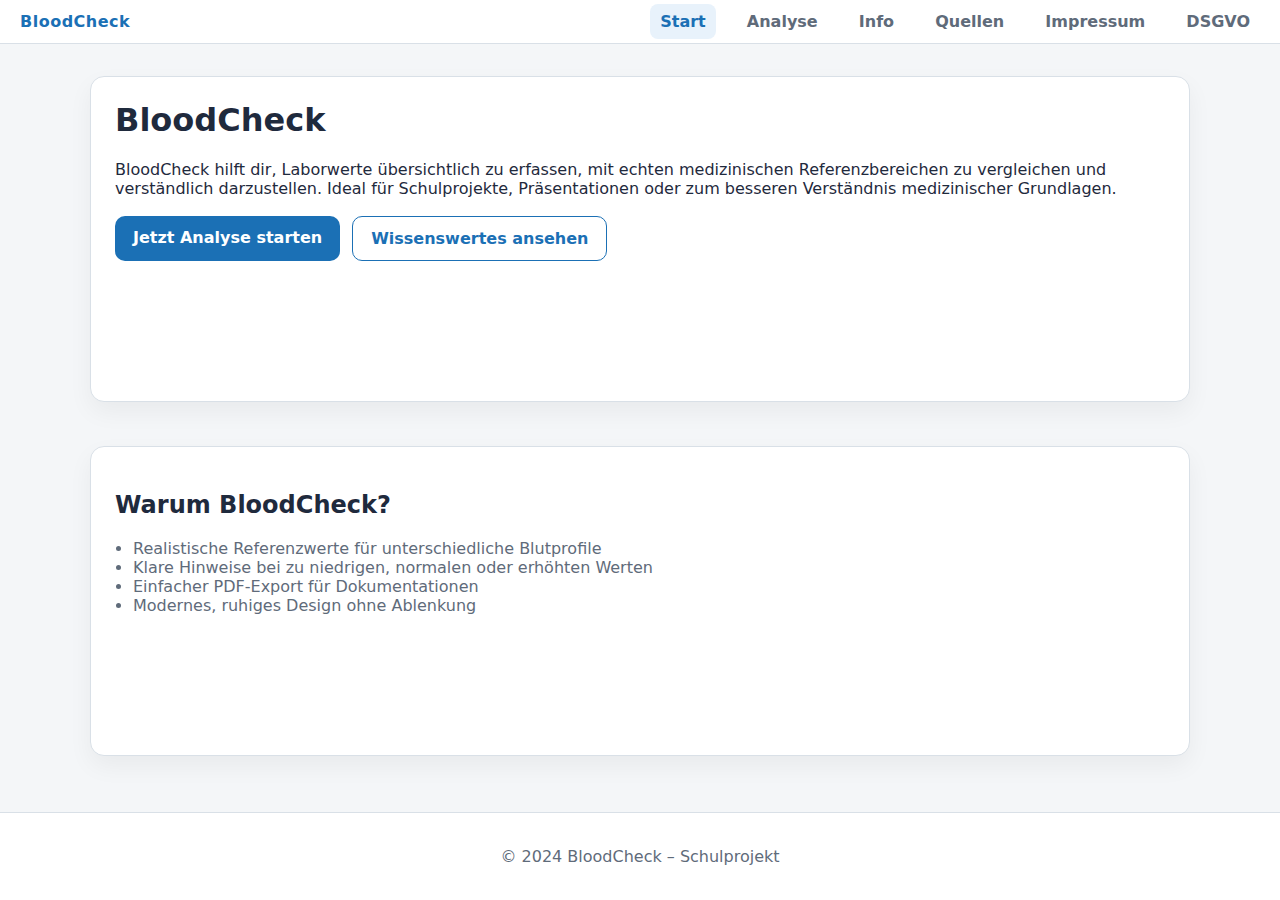
<file: index.html>
<!DOCTYPE html>
<html lang="de">
<head>
    <meta charset="UTF-8">
    <meta name="viewport" content="width=device-width, initial-scale=1.0">
    <title>BloodCheck | Startseite</title>
    <link rel="stylesheet" href="style.css">
</head>
<body>
    <header class="topbar">
        <div class="logo">BloodCheck</div>
        <nav>
            <a href="index.html" class="active">Start</a>
            <a href="analyse.html">Analyse</a>
            <a href="info.html">Info</a>
            <a href="quellen.html">Quellen</a>
            <a href="impressum.html">Impressum</a>
            <a href="dsgvo.html">DSGVO</a>
        </nav>
    </header>

    <main class="container hero">
        <section class="card hero-card">
            <h1>BloodCheck</h1>
            <p>BloodCheck hilft dir, Laborwerte übersichtlich zu erfassen, mit echten medizinischen Referenzbereichen zu vergleichen und verständlich darzustellen. Ideal für Schulprojekte, Präsentationen oder zum besseren Verständnis medizinischer Grundlagen.</p>
            <div class="cta">
                <a class="button" href="analyse.html">Jetzt Analyse starten</a>
                <a class="button ghost" href="info.html">Wissenswertes ansehen</a>
            </div>
        </section>
        <section class="card highlights">
            <h2>Warum BloodCheck?</h2>
            <ul>
                <li>Realistische Referenzwerte für unterschiedliche Blutprofile</li>
                <li>Klare Hinweise bei zu niedrigen, normalen oder erhöhten Werten</li>
                <li>Einfacher PDF-Export für Dokumentationen</li>
                <li>Modernes, ruhiges Design ohne Ablenkung</li>
            </ul>
        </section>
    </main>

    <footer class="footer">
        <p>© 2024 BloodCheck – Schulprojekt</p>
    </footer>
</body>
</html>
</file>
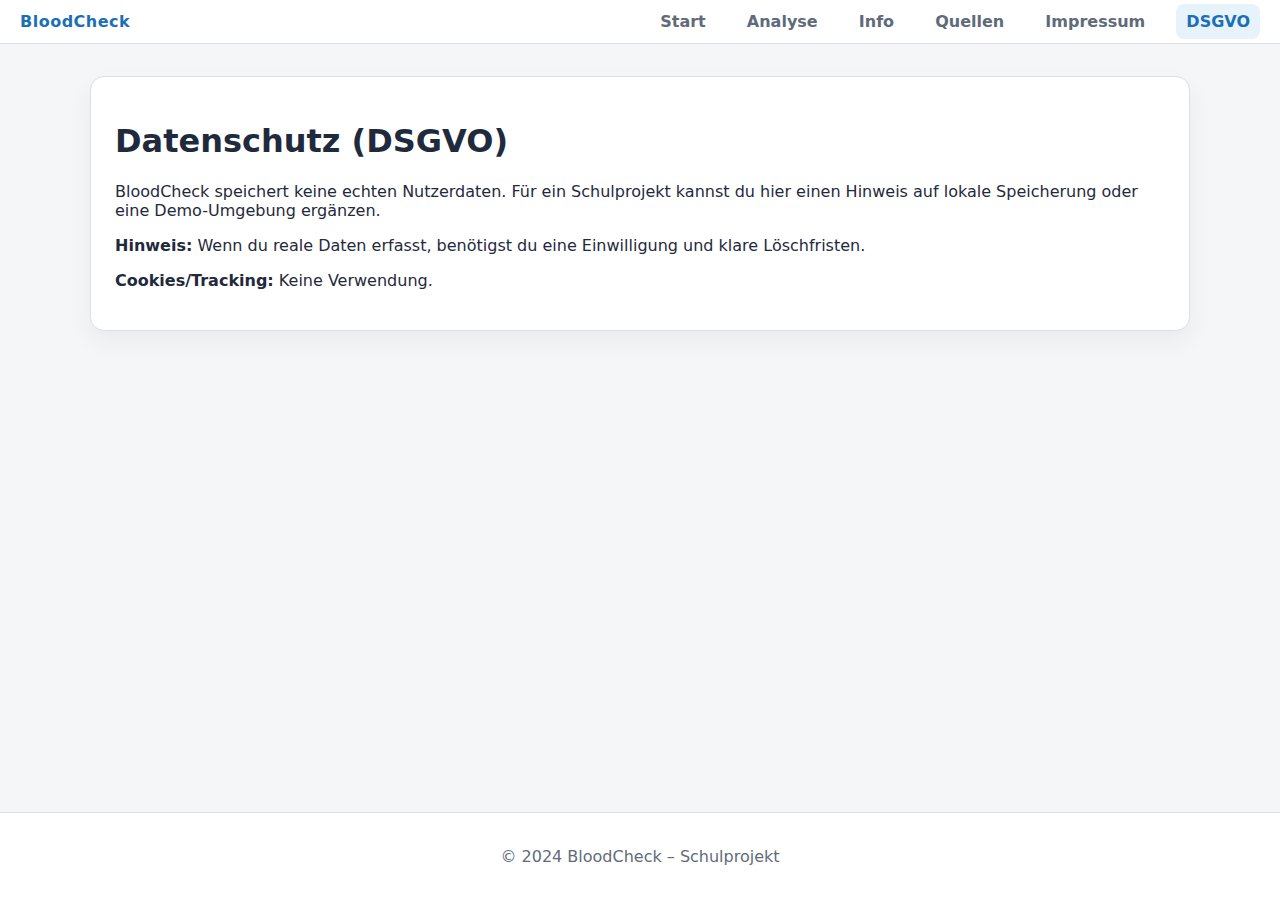
<file: dsgvo.html>
<!DOCTYPE html>
<html lang="de">
<head>
    <meta charset="UTF-8">
    <meta name="viewport" content="width=device-width, initial-scale=1.0">
    <title>BloodCheck | DSGVO</title>
    <link rel="stylesheet" href="style.css">
</head>
<body>
    <header class="topbar">
        <div class="logo">BloodCheck</div>
        <nav>
            <a href="index.html">Start</a>
            <a href="analyse.html">Analyse</a>
            <a href="info.html">Info</a>
            <a href="quellen.html">Quellen</a>
            <a href="impressum.html">Impressum</a>
            <a href="dsgvo.html" class="active">DSGVO</a>
        </nav>
    </header>

    <main class="container">
        <section class="card">
            <h1>Datenschutz (DSGVO)</h1>
            <p>BloodCheck speichert keine echten Nutzerdaten. Für ein Schulprojekt kannst du hier einen Hinweis auf lokale Speicherung oder eine Demo-Umgebung ergänzen.</p>
            <p><strong>Hinweis:</strong> Wenn du reale Daten erfasst, benötigst du eine Einwilligung und klare Löschfristen.</p>
            <p><strong>Cookies/Tracking:</strong> Keine Verwendung.</p>
        </section>
    </main>

    <footer class="footer">
        <p>© 2024 BloodCheck – Schulprojekt</p>
    </footer>
</body>
</html>
</file>
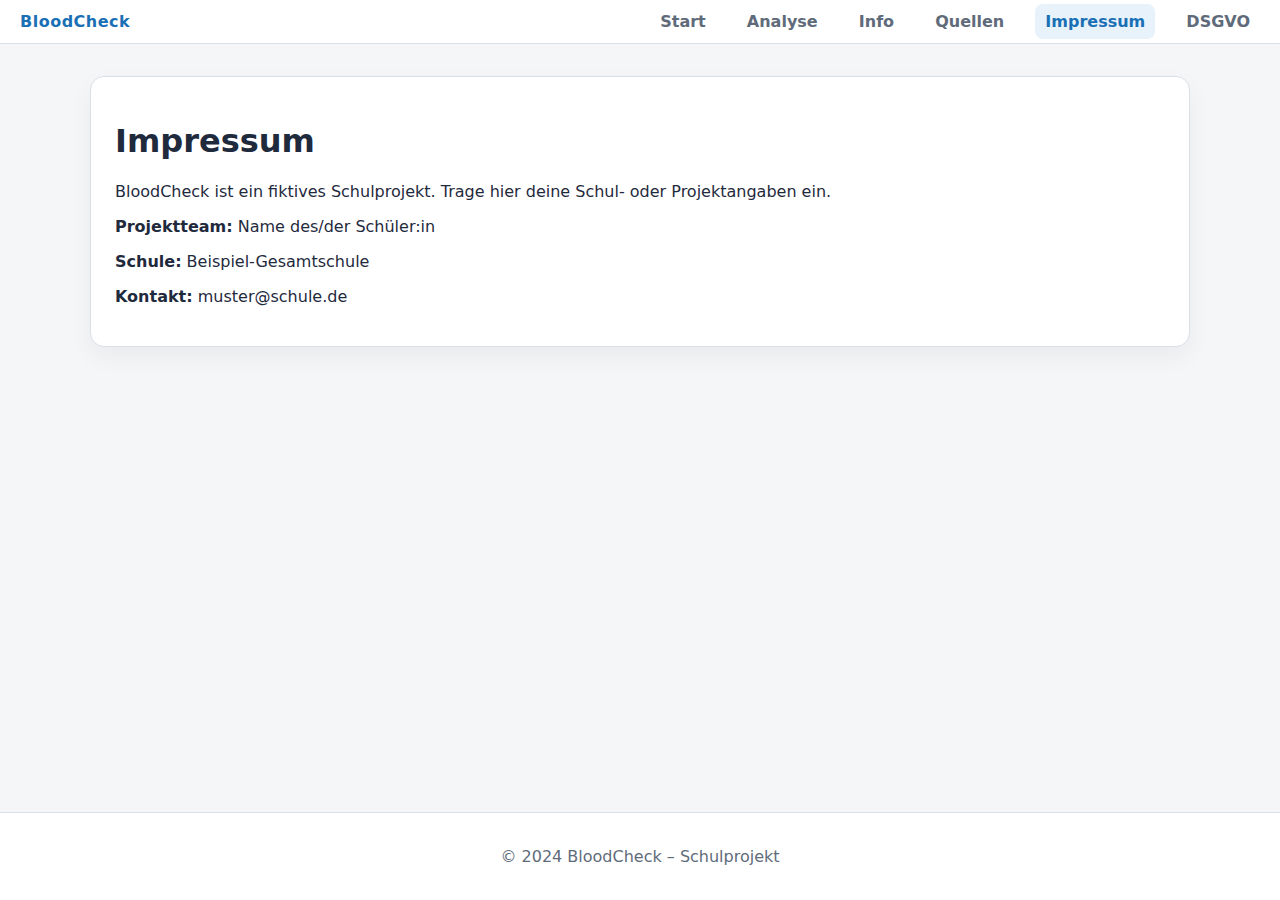
<file: impressum.html>
<!DOCTYPE html>
<html lang="de">
<head>
    <meta charset="UTF-8">
    <meta name="viewport" content="width=device-width, initial-scale=1.0">
    <title>BloodCheck | Impressum</title>
    <link rel="stylesheet" href="style.css">
</head>
<body>
    <header class="topbar">
        <div class="logo">BloodCheck</div>
        <nav>
            <a href="index.html">Start</a>
            <a href="analyse.html">Analyse</a>
            <a href="info.html">Info</a>
            <a href="quellen.html">Quellen</a>
            <a href="impressum.html" class="active">Impressum</a>
            <a href="dsgvo.html">DSGVO</a>
        </nav>
    </header>

    <main class="container">
        <section class="card">
            <h1>Impressum</h1>
            <p>BloodCheck ist ein fiktives Schulprojekt. Trage hier deine Schul- oder Projektangaben ein.</p>
            <p><strong>Projektteam:</strong> Name des/der Schüler:in</p>
            <p><strong>Schule:</strong> Beispiel-Gesamtschule</p>
            <p><strong>Kontakt:</strong> muster@schule.de</p>
        </section>
    </main>

    <footer class="footer">
        <p>© 2024 BloodCheck – Schulprojekt</p>
    </footer>
</body>
</html>
</file>
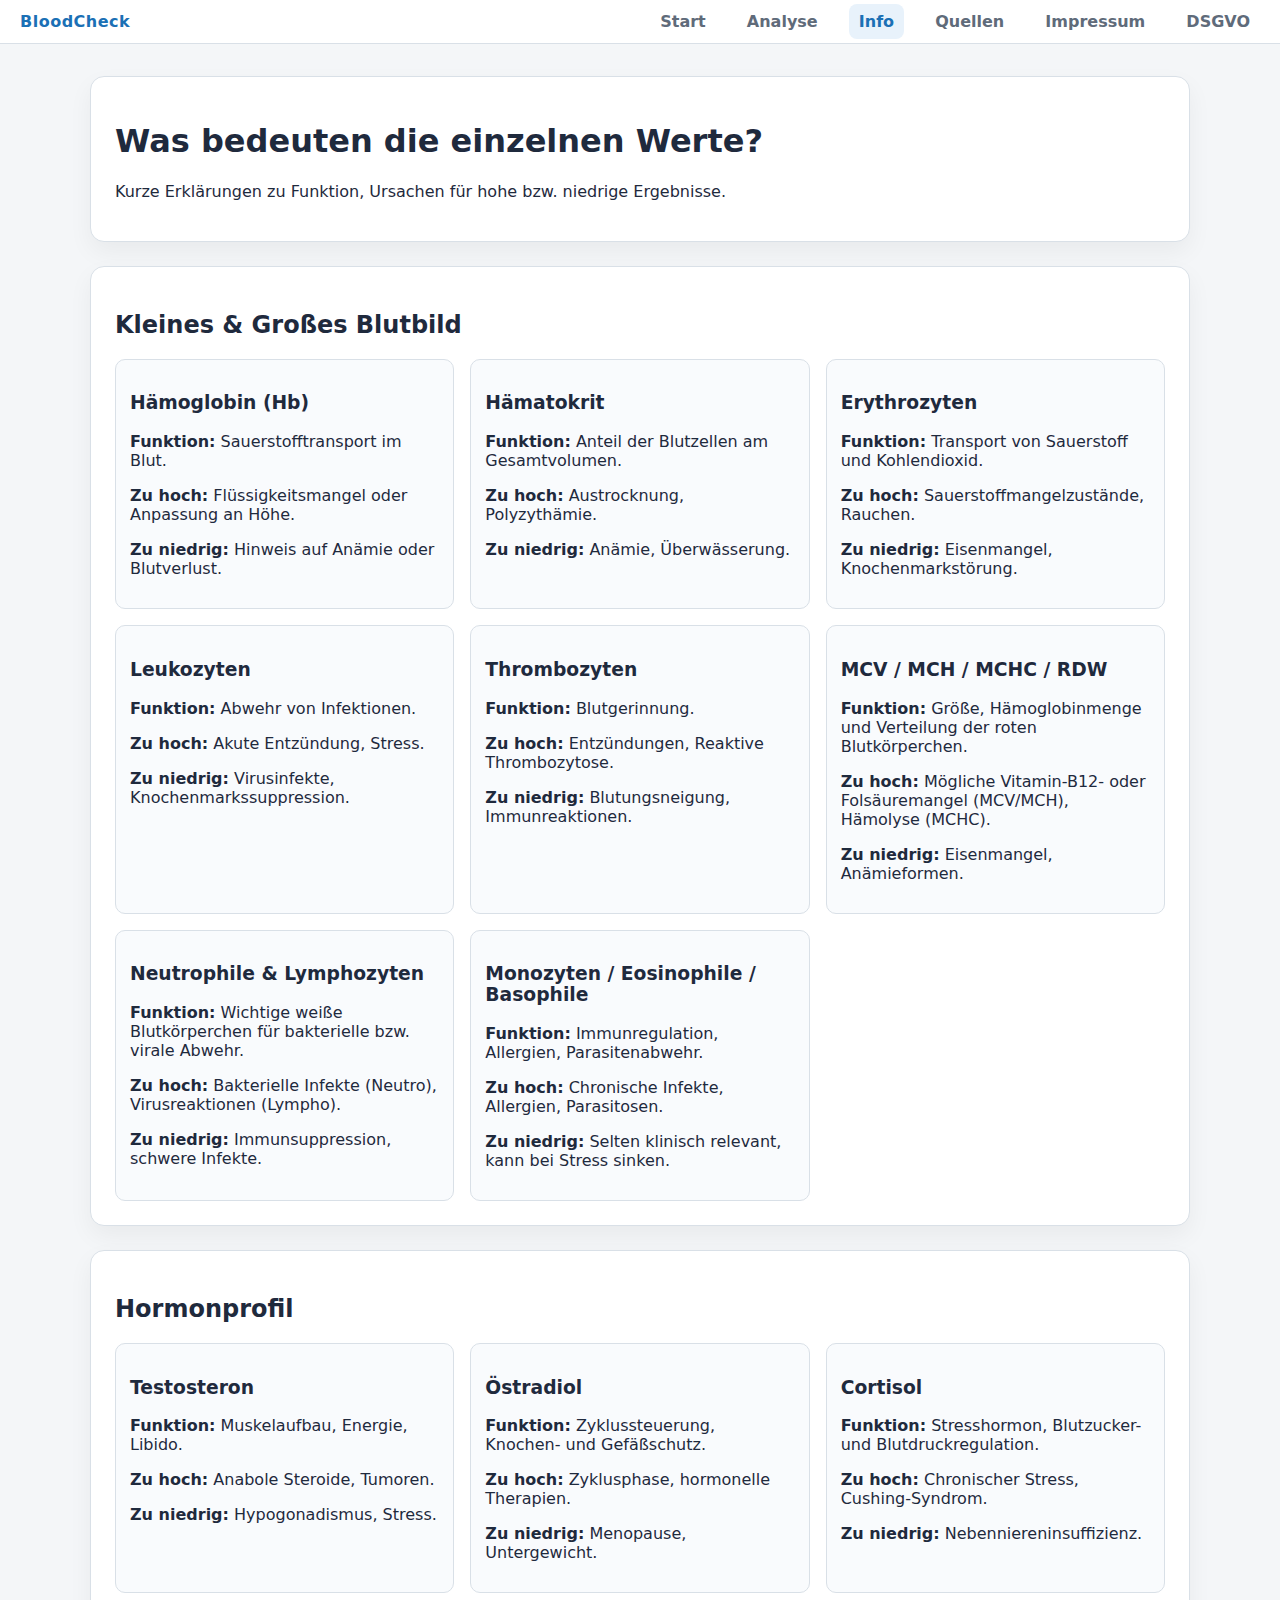
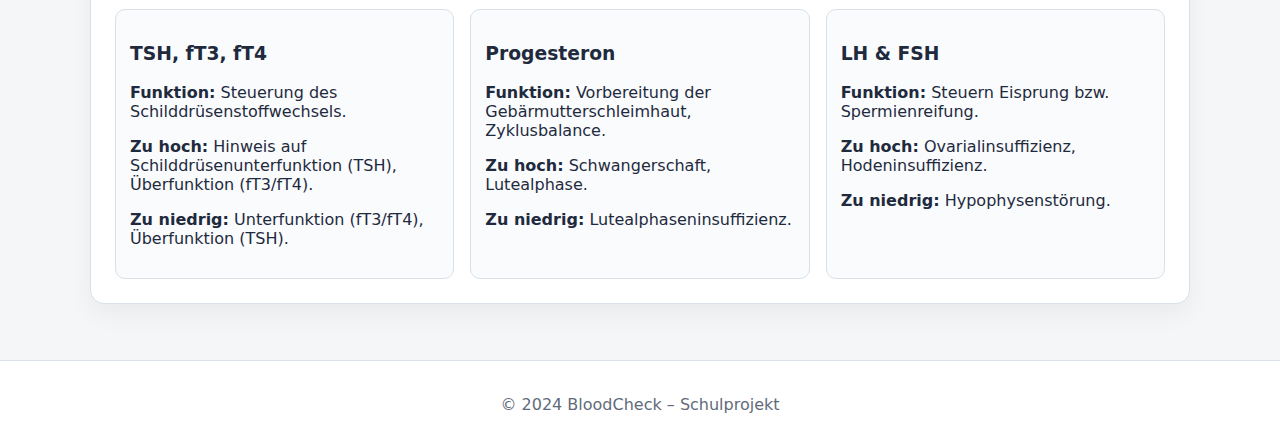
<file: info.html>
<!DOCTYPE html>
<html lang="de">
<head>
    <meta charset="UTF-8">
    <meta name="viewport" content="width=device-width, initial-scale=1.0">
    <title>BloodCheck | Info</title>
    <link rel="stylesheet" href="style.css">
</head>
<body>
    <header class="topbar">
        <div class="logo">BloodCheck</div>
        <nav>
            <a href="index.html">Start</a>
            <a href="analyse.html">Analyse</a>
            <a href="info.html" class="active">Info</a>
            <a href="quellen.html">Quellen</a>
            <a href="impressum.html">Impressum</a>
            <a href="dsgvo.html">DSGVO</a>
        </nav>
    </header>

    <main class="container">
        <section class="card">
            <h1>Was bedeuten die einzelnen Werte?</h1>
            <p>Kurze Erklärungen zu Funktion, Ursachen für hohe bzw. niedrige Ergebnisse.</p>
        </section>

        <section class="card info-grid">
            <h2>Kleines & Großes Blutbild</h2>
            <div class="grid two">
                <article class="info-item">
                    <h3>Hämoglobin (Hb)</h3>
                    <p><strong>Funktion:</strong> Sauerstofftransport im Blut.</p>
                    <p><strong>Zu hoch:</strong> Flüssigkeitsmangel oder Anpassung an Höhe.</p>
                    <p><strong>Zu niedrig:</strong> Hinweis auf Anämie oder Blutverlust.</p>
                </article>
                <article class="info-item">
                    <h3>Hämatokrit</h3>
                    <p><strong>Funktion:</strong> Anteil der Blutzellen am Gesamtvolumen.</p>
                    <p><strong>Zu hoch:</strong> Austrocknung, Polyzythämie.</p>
                    <p><strong>Zu niedrig:</strong> Anämie, Überwässerung.</p>
                </article>
                <article class="info-item">
                    <h3>Erythrozyten</h3>
                    <p><strong>Funktion:</strong> Transport von Sauerstoff und Kohlendioxid.</p>
                    <p><strong>Zu hoch:</strong> Sauerstoffmangelzustände, Rauchen.</p>
                    <p><strong>Zu niedrig:</strong> Eisenmangel, Knochenmarkstörung.</p>
                </article>
                <article class="info-item">
                    <h3>Leukozyten</h3>
                    <p><strong>Funktion:</strong> Abwehr von Infektionen.</p>
                    <p><strong>Zu hoch:</strong> Akute Entzündung, Stress.</p>
                    <p><strong>Zu niedrig:</strong> Virusinfekte, Knochenmarkssuppression.</p>
                </article>
                <article class="info-item">
                    <h3>Thrombozyten</h3>
                    <p><strong>Funktion:</strong> Blutgerinnung.</p>
                    <p><strong>Zu hoch:</strong> Entzündungen, Reaktive Thrombozytose.</p>
                    <p><strong>Zu niedrig:</strong> Blutungsneigung, Immunreaktionen.</p>
                </article>
                <article class="info-item">
                    <h3>MCV / MCH / MCHC / RDW</h3>
                    <p><strong>Funktion:</strong> Größe, Hämoglobinmenge und Verteilung der roten Blutkörperchen.</p>
                    <p><strong>Zu hoch:</strong> Mögliche Vitamin-B12- oder Folsäuremangel (MCV/MCH), Hämolyse (MCHC).</p>
                    <p><strong>Zu niedrig:</strong> Eisenmangel, Anämieformen.</p>
                </article>
                <article class="info-item">
                    <h3>Neutrophile & Lymphozyten</h3>
                    <p><strong>Funktion:</strong> Wichtige weiße Blutkörperchen für bakterielle bzw. virale Abwehr.</p>
                    <p><strong>Zu hoch:</strong> Bakterielle Infekte (Neutro), Virusreaktionen (Lympho).</p>
                    <p><strong>Zu niedrig:</strong> Immunsuppression, schwere Infekte.</p>
                </article>
                <article class="info-item">
                    <h3>Monozyten / Eosinophile / Basophile</h3>
                    <p><strong>Funktion:</strong> Immunregulation, Allergien, Parasitenabwehr.</p>
                    <p><strong>Zu hoch:</strong> Chronische Infekte, Allergien, Parasitosen.</p>
                    <p><strong>Zu niedrig:</strong> Selten klinisch relevant, kann bei Stress sinken.</p>
                </article>
            </div>
        </section>

        <section class="card info-grid">
            <h2>Hormonprofil</h2>
            <div class="grid two">
                <article class="info-item">
                    <h3>Testosteron</h3>
                    <p><strong>Funktion:</strong> Muskelaufbau, Energie, Libido.</p>
                    <p><strong>Zu hoch:</strong> Anabole Steroide, Tumoren.</p>
                    <p><strong>Zu niedrig:</strong> Hypogonadismus, Stress.</p>
                </article>
                <article class="info-item">
                    <h3>Östradiol</h3>
                    <p><strong>Funktion:</strong> Zyklussteuerung, Knochen- und Gefäßschutz.</p>
                    <p><strong>Zu hoch:</strong> Zyklusphase, hormonelle Therapien.</p>
                    <p><strong>Zu niedrig:</strong> Menopause, Untergewicht.</p>
                </article>
                <article class="info-item">
                    <h3>Cortisol</h3>
                    <p><strong>Funktion:</strong> Stresshormon, Blutzucker- und Blutdruckregulation.</p>
                    <p><strong>Zu hoch:</strong> Chronischer Stress, Cushing-Syndrom.</p>
                    <p><strong>Zu niedrig:</strong> Nebenniereninsuffizienz.</p>
                </article>
                <article class="info-item">
                    <h3>TSH, fT3, fT4</h3>
                    <p><strong>Funktion:</strong> Steuerung des Schilddrüsenstoffwechsels.</p>
                    <p><strong>Zu hoch:</strong> Hinweis auf Schilddrüsenunterfunktion (TSH), Überfunktion (fT3/fT4).</p>
                    <p><strong>Zu niedrig:</strong> Unterfunktion (fT3/fT4), Überfunktion (TSH).</p>
                </article>
                <article class="info-item">
                    <h3>Progesteron</h3>
                    <p><strong>Funktion:</strong> Vorbereitung der Gebärmutterschleimhaut, Zyklusbalance.</p>
                    <p><strong>Zu hoch:</strong> Schwangerschaft, Lutealphase.</p>
                    <p><strong>Zu niedrig:</strong> Lutealphaseninsuffizienz.</p>
                </article>
                <article class="info-item">
                    <h3>LH & FSH</h3>
                    <p><strong>Funktion:</strong> Steuern Eisprung bzw. Spermienreifung.</p>
                    <p><strong>Zu hoch:</strong> Ovarialinsuffizienz, Hodeninsuffizienz.</p>
                    <p><strong>Zu niedrig:</strong> Hypophysenstörung.</p>
                </article>
            </div>
        </section>
    </main>

    <footer class="footer">
        <p>© 2024 BloodCheck – Schulprojekt</p>
    </footer>
</body>
</html>
</file>
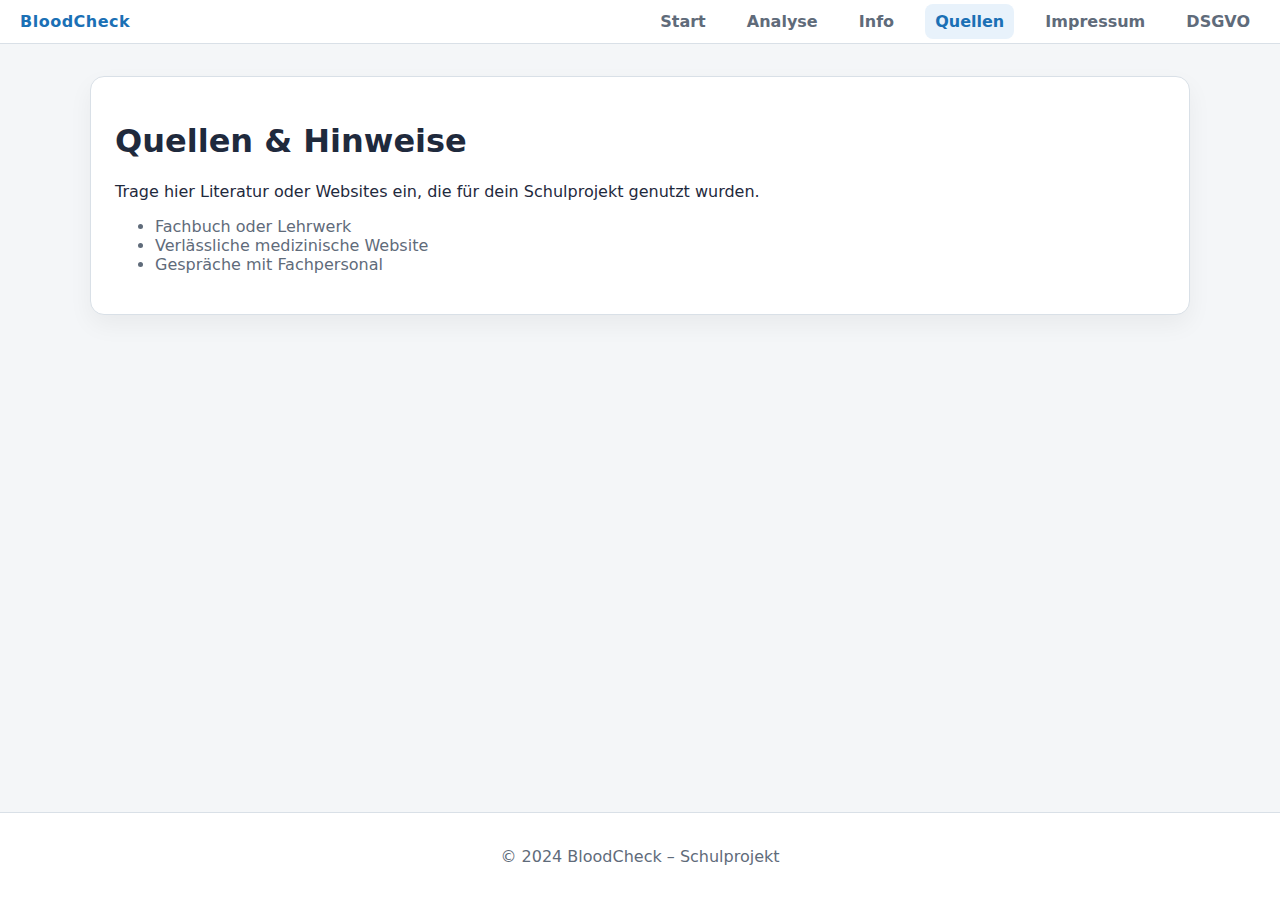
<file: quellen.html>
<!DOCTYPE html>
<html lang="de">
<head>
    <meta charset="UTF-8">
    <meta name="viewport" content="width=device-width, initial-scale=1.0">
    <title>BloodCheck | Quellen</title>
    <link rel="stylesheet" href="style.css">
</head>
<body>
    <header class="topbar">
        <div class="logo">BloodCheck</div>
        <nav>
            <a href="index.html">Start</a>
            <a href="analyse.html">Analyse</a>
            <a href="info.html">Info</a>
            <a href="quellen.html" class="active">Quellen</a>
            <a href="impressum.html">Impressum</a>
            <a href="dsgvo.html">DSGVO</a>
        </nav>
    </header>

    <main class="container">
        <section class="card">
            <h1>Quellen & Hinweise</h1>
            <p>Trage hier Literatur oder Websites ein, die für dein Schulprojekt genutzt wurden.</p>
            <ul class="placeholder-list">
                <li>Fachbuch oder Lehrwerk</li>
                <li>Verlässliche medizinische Website</li>
                <li>Gespräche mit Fachpersonal</li>
            </ul>
        </section>
    </main>

    <footer class="footer">
        <p>© 2024 BloodCheck – Schulprojekt</p>
    </footer>
</body>
</html>
</file>
<file: style.css>
:root {
    --bg: #f4f6f8;
    --card: #ffffff;
    --text: #1f2a3d;
    --muted: #5f6b7a;
    --accent: #1b70b5;
    --accent-soft: #e8f2fb;
    --border: #d9e0e7;
    --success: #1b9e50;
    --danger: #c53333;
    --info: #3a6ea5;
    --shadow: 0 10px 25px rgba(0,0,0,0.05);
    font-family: 'Inter', system-ui, -apple-system, sans-serif;
}

* { box-sizing: border-box; }

body {
    margin: 0;
    background: var(--bg);
    color: var(--text);
    min-height: 100vh;
    display: flex;
    flex-direction: column;
}

a { color: var(--accent); text-decoration: none; }
a:hover { text-decoration: underline; }

.topbar {
    position: sticky;
    top: 0;
    z-index: 10;
    background: var(--card);
    border-bottom: 1px solid var(--border);
    padding: 12px 20px;
    display: flex;
    align-items: center;
    justify-content: space-between;
}

.logo {
    font-weight: 700;
    color: var(--accent);
    letter-spacing: 0.5px;
}

.topbar nav a {
    margin-left: 16px;
    padding: 8px 10px;
    border-radius: 8px;
    color: var(--muted);
    font-weight: 600;
}

.topbar nav a.active, .topbar nav a:hover {
    background: var(--accent-soft);
    color: var(--accent);
    text-decoration: none;
}

.container {
    width: min(1100px, 92vw);
    margin: 32px auto;
    flex: 1;
}

.card {
    background: var(--card);
    padding: 24px;
    border-radius: 14px;
    box-shadow: var(--shadow);
    border: 1px solid var(--border);
    margin-bottom: 24px;
}

.hero {
    display: grid;
    gap: 20px;
}

.hero-card h1 { margin-top: 0; }

.highlights ul {
    margin: 0;
    padding-left: 18px;
    color: var(--muted);
}

.cta {
    display: flex;
    gap: 12px;
    flex-wrap: wrap;
    margin-top: 18px;
}

.button {
    display: inline-block;
    background: var(--accent);
    color: #fff;
    padding: 12px 18px;
    border-radius: 10px;
    font-weight: 700;
}

.button.ghost {
    background: transparent;
    color: var(--accent);
    border: 1px solid var(--accent);
}

.grid.two {
    display: grid;
    grid-template-columns: repeat(auto-fit, minmax(260px, 1fr));
    gap: 16px;
}

.field {
    display: flex;
    flex-direction: column;
    gap: 8px;
    color: var(--muted);
}

.field input, .field select {
    padding: 12px;
    border-radius: 10px;
    border: 1px solid var(--border);
    background: #fdfefe;
    font-size: 1rem;
}

.field small { color: var(--muted); }

.actions {
    display: flex;
    gap: 12px;
    flex-wrap: wrap;
    margin-bottom: 12px;
}

.actions button {
    background: var(--accent);
    color: #fff;
    border: none;
    padding: 12px 16px;
    border-radius: 10px;
    cursor: pointer;
    font-weight: 700;
}

.actions button:last-child {
    background: #2f3542;
}

.result-item {
    padding: 12px;
    border-radius: 10px;
    border: 1px solid var(--border);
    margin-bottom: 10px;
}

.result-item h3 { margin: 0 0 6px 0; }

.status {
    display: inline-block;
    padding: 4px 10px;
    border-radius: 20px;
    font-weight: 700;
    font-size: 0.9rem;
}

.status.normal { background: #e7f6ee; color: var(--success); }
.status.low { background: #e8f1fb; color: var(--info); }
.status.high { background: #fdecec; color: var(--danger); }

.footer {
    text-align: center;
    padding: 18px;
    color: var(--muted);
    border-top: 1px solid var(--border);
    background: var(--card);
}

.placeholder-list {
    color: var(--muted);
}

.info-grid .info-item {
    border: 1px solid var(--border);
    border-radius: 10px;
    padding: 14px;
    background: #f9fbfd;
}

canvas { max-width: 420px; }

@media (max-width: 640px) {
    .topbar { flex-direction: column; align-items: flex-start; gap: 8px; }
    .topbar nav a { margin-left: 0; margin-right: 10px; }
}
</file>
